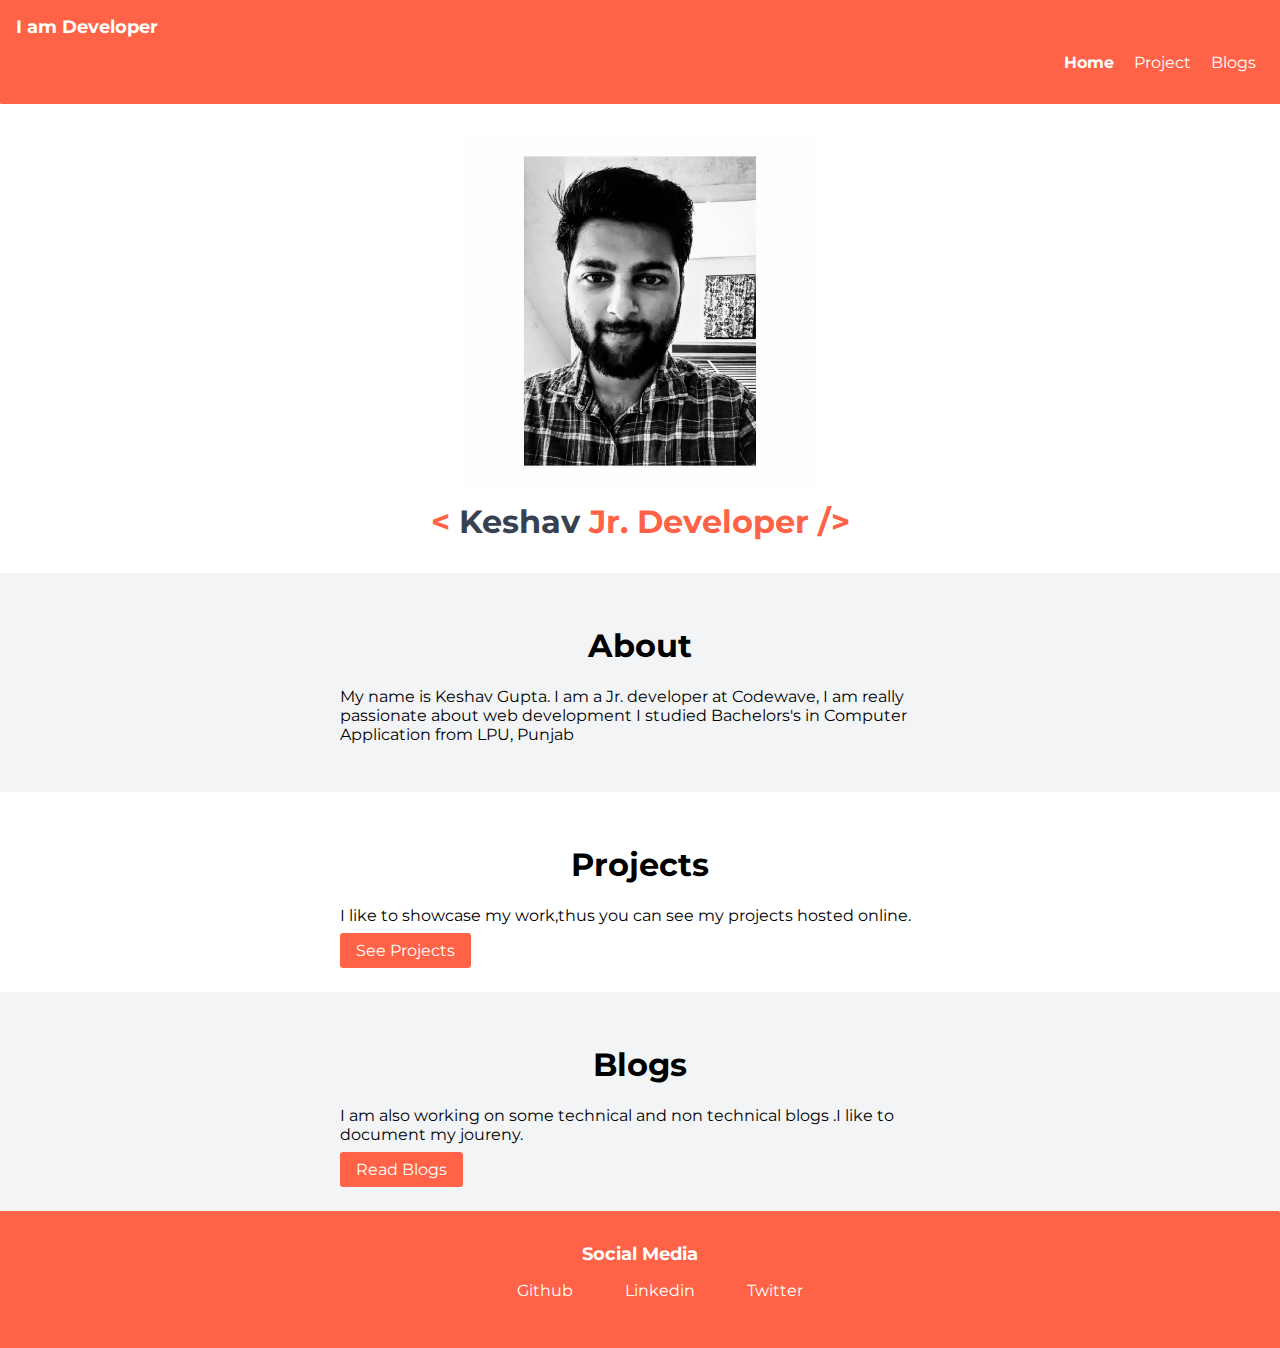
<file: index.html>
<!DOCTYPE html>
<html lang="en">

<head>
    <meta charset="UTF-8">
    <meta http-equiv="X-UA-Compatible" content="IE=edge">
    <meta name="viewport" content="width=device-width, initial-scale=1.0">
    <title>Home | Keshav's Portfolio</title>
    <link rel="stylesheet" href="style.css">
</head>

<body>
    <nav class="navigation container">

        <div class="nav-brand"><a class="navlink" href="index.html">I am Developer</a></div>

        <ul class="list-non-bullet nav-pills">

            <li class="list-item-inline"><a class="navlink link-active" href="/">Home</a></li>
            <li class="list-item-inline"><a class="navlink " href="/projects.html">Project</a></li>
            <li class="list-item-inline"><a class="navlink " href="/blogs.html">Blogs</a></li>

        </ul>
    </nav>
    <header class="hero">
        <img class="hero-image" src="./Keshav.jpg" alt="Profile pic">
        <p class="hero-heading"> <span class="heading-inverted"><</span> Keshav <span class="heading-inverted">Jr. Developer</span> <span class="heading-inverted"> /></span></p>
    </header>
    <section class="section ow">
        <div class="container container-center">
            <h1>About</h1>
            <p>My name is Keshav Gupta. I am a Jr. developer at Codewave, I am really passionate about web development
                I studied Bachelors's in Computer Application from LPU, Punjab</p>

        </div>
    </section>
    <section class="section">
        <div class="container container-center">
            <h1>Projects</h1>
            <p>I like to showcase my work,thus you can see my projects hosted online.</p>
            <a href="/projects.html" class="link primary-link mainPageButton" >See Projects</a>
        </div>
    </section>
    <section class="section ow">
        <div class="container container-center">
            <h1>Blogs</h1>
            <p>I am also working on some technical and non technical blogs .I like to document my joureny.</p>
            <a href="/blogs.html" class="link primary-link mainPageButton" >Read Blogs</a>
        </div>
        </div>
    </section>
    <footer class="footer">
      <div class="footer-header">Social Media</div>
      <ul class="social-links">
        <li class="list-item-inline">
          <a class="link" href="https://github.com/keshavgupta848101">Github</a>
        </li>
        <li class="list-item-inline">
          <a class="link" href="https://linkedin.com/in/keshav27">Linkedin</a>
        </li>     
        <li class="list-item-inline">
          <a class="link" href="https://twitter.com/Keshavdev27">Twitter</a>
        </li>
      </ul>
    </footer>

</body>

</html>
</file>
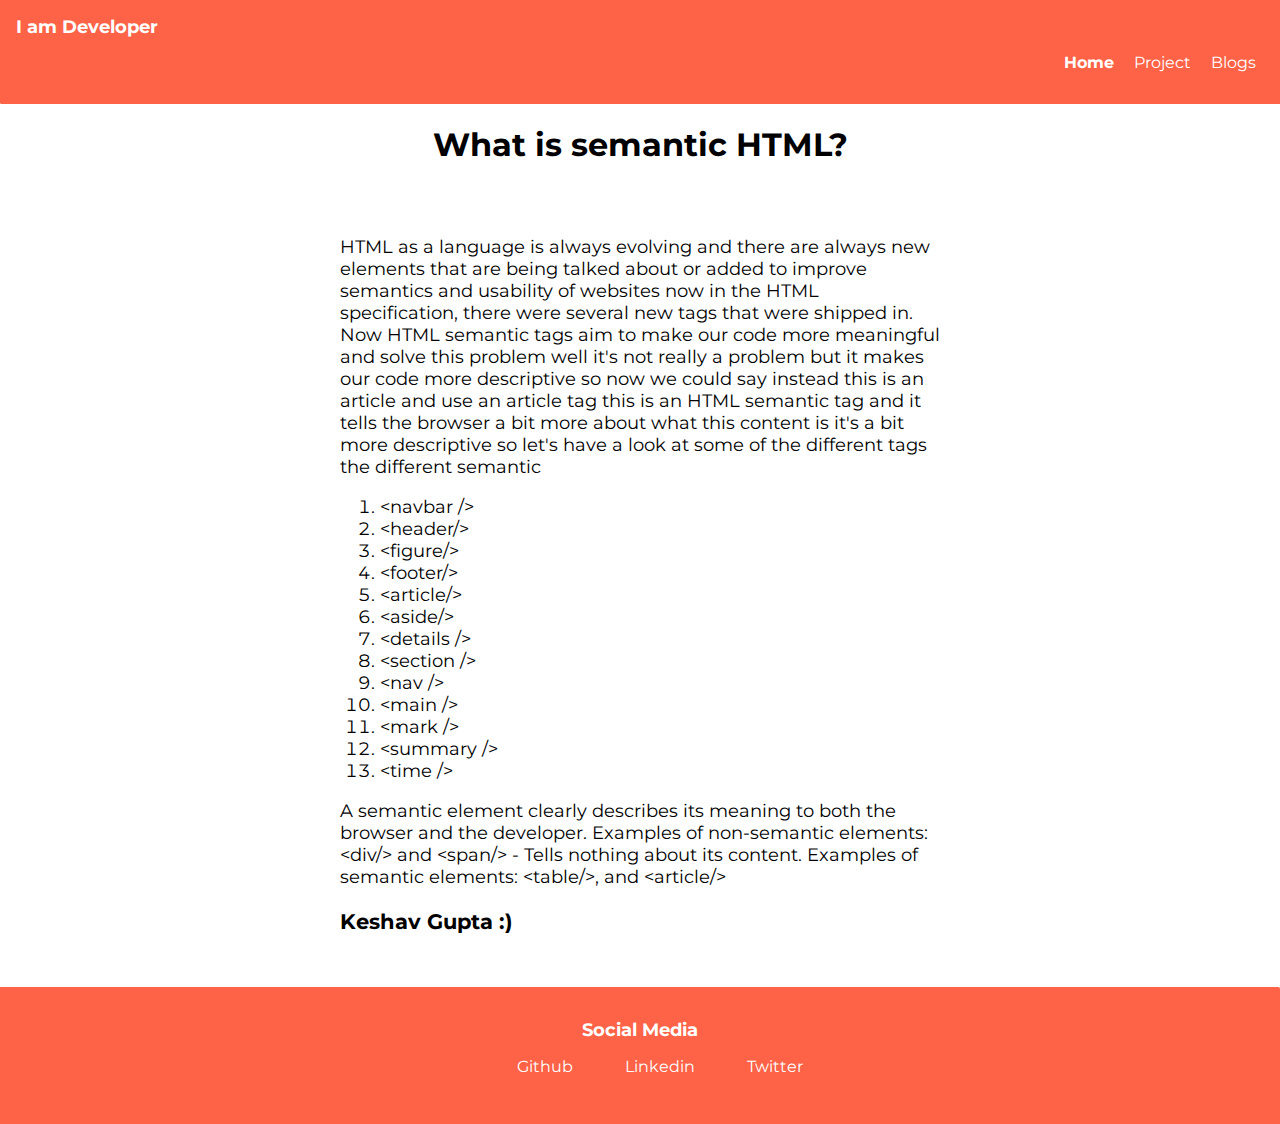
<file: blog2.html>
<!DOCTYPE html>
<html lang="en">
  <head>
    <meta charset="UTF-8" />
    <meta http-equiv="X-UA-Compatible" content="IE=edge" />
    <meta name="viewport" content="width=device-width, initial-scale=1.0" />
    <title>Document</title>
    <link rel="stylesheet" href="style.css" />
  </head>
  <body>
    <nav class="navigation container">
      <div class="nav-brand">
        <a class="navlink" href="index.html">I am Developer</a>
      </div>

      <ul class="list-non-bullet nav-pills">
        <li class="list-item-inline">
          <a class="navlink link-active" href="/">Home</a>
        </li>
        <li class="list-item-inline">
          <a class="navlink" href="/projects.html">Project</a>
        </li>
        <li class="list-item-inline">
          <a class="navlink" href="/blogs.html">Blogs</a>
        </li>
      </ul>
    </nav>

    <h1 style="text-align: center">What is semantic HTML?</h1>
    <article class="blog-center">
      <p>
        HTML as a language is always evolving and there are always new elements
        that are being talked about or added to improve semantics and usability
        of websites now in the HTML specification, there were several new tags
        that were shipped in. Now HTML semantic tags aim to make our code more
        meaningful and solve this problem well it's not really a problem but it
        makes our code more descriptive so now we could say instead this is an
        article and use an article tag this is an HTML semantic tag and it tells
        the browser a bit more about what this content is it's a bit more
        descriptive so let's have a look at some of the different tags the
        different semantic
      </p>
      <ol>
        <li>&lt;navbar /&gt;</li>
        <li>&lt;header/&gt;</li>
        <li>&lt;figure/&gt;</li>
        <li>&lt;footer/&gt;</li>
        <li>&lt;article/&gt;</li>
        <li>&lt;aside/&gt;</li>
        <li>&lt;details /&gt;</li>
        <li>&lt;section /&gt;</li>
        <li>&lt;nav /&gt;</li>
        <li>&lt;main /&gt;</li>
        <li>&lt;mark /&gt;</li>
        <li>&lt;summary /&gt;</li>
        <li>&lt;time /&gt;</li>
      </ol>
      <p>
        A semantic element clearly describes its meaning to both the browser and
        the developer. Examples of non-semantic elements: &lt;div/&gt; and
        &lt;span/&gt; - Tells nothing about its content. Examples of semantic
        elements: &lt;table/&gt;, and &lt;article/&gt;
      </p>
      <h3>Keshav Gupta :)</h3>
    </article>

    <footer class="footer">
      <div class="footer-header">Social Media</div>
      <ul class="social-links">
        <li class="list-item-inline">
          <a class="link" href="https://github.com/keshavgupta848101">Github</a>
        </li>
        <li class="list-item-inline">
          <a class="link" href="https://linkedin.com/in/keshav27">Linkedin</a>
        </li>
        <li class="list-item-inline">
          <a class="link" href="https://twitter.com/Keshavdev27">Twitter</a>
        </li>
      </ul>
    </footer>
  </body>
</html>
</file>
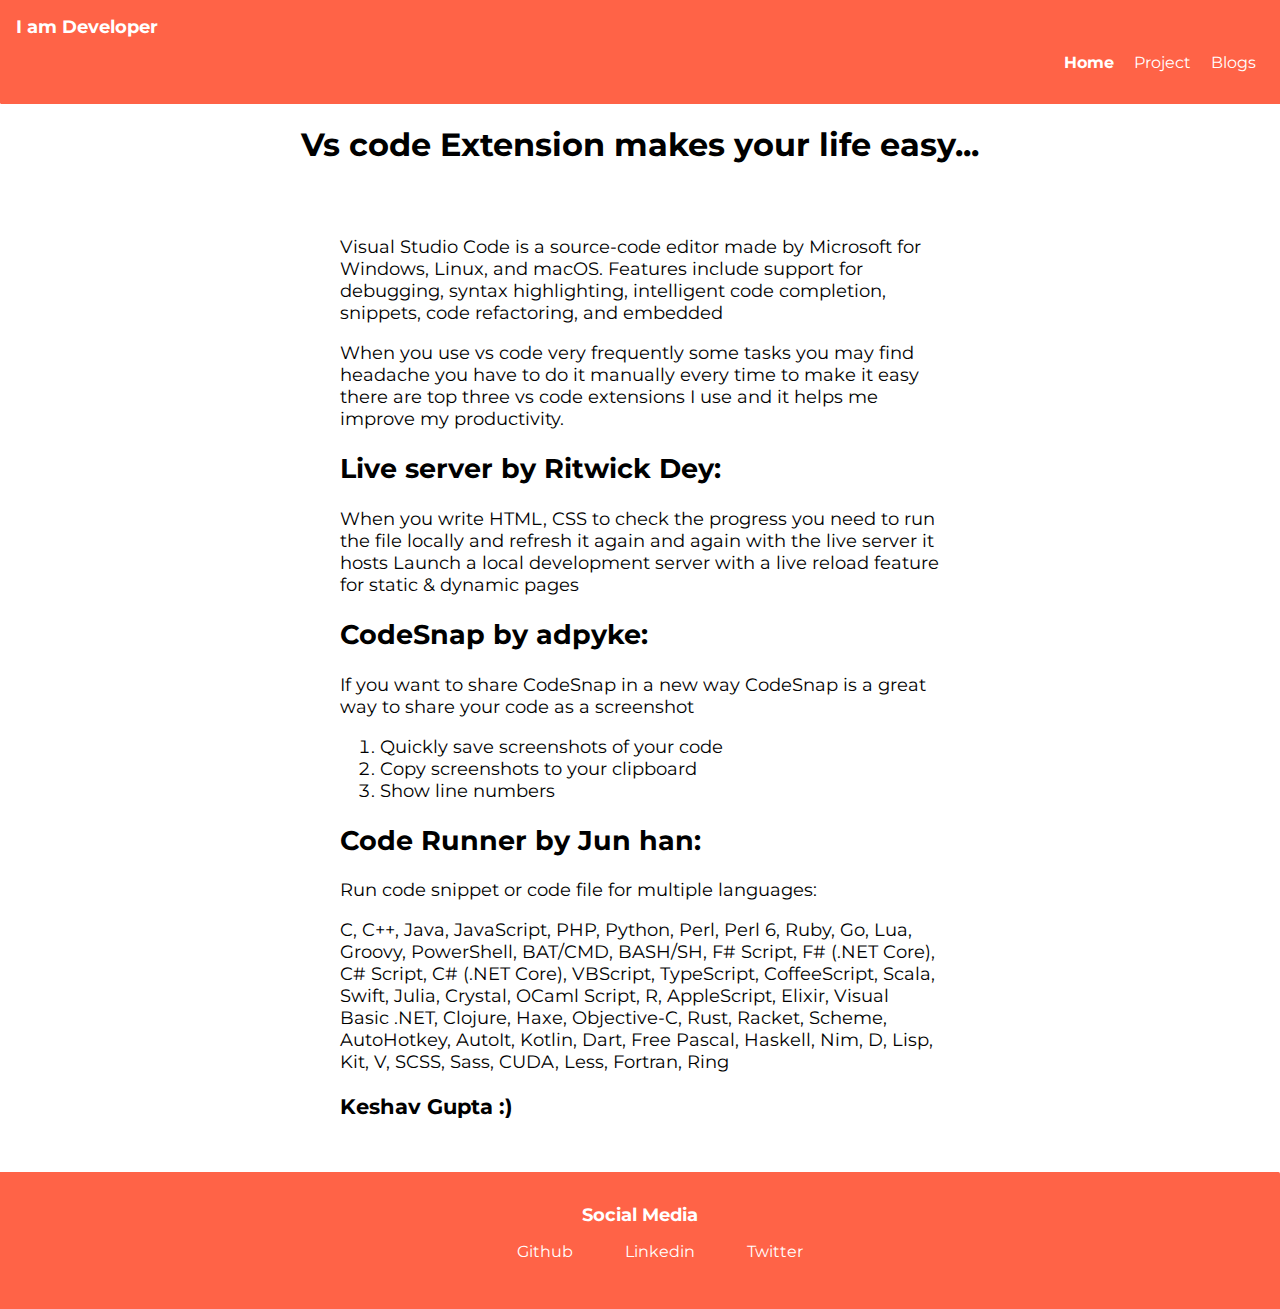
<file: blog3.html>
<!DOCTYPE html>
<html lang="en">
  <head>
    <meta charset="UTF-8" />
    <meta http-equiv="X-UA-Compatible" content="IE=edge" />
    <meta name="viewport" content="width=device-width, initial-scale=1.0" />
    <title>Document</title>
    <link rel="stylesheet" href="style.css" />
  </head>

  <body>
    <nav class="navigation container">
      <div class="nav-brand">
        <a class="navlink" href="index.html">I am Developer</a>
      </div>

      <ul class="list-non-bullet nav-pills">
        <li class="list-item-inline">
          <a class="navlink link-active" href="/">Home</a>
        </li>
        <li class="list-item-inline">
          <a class="navlink" href="/projects.html">Project</a>
        </li>
        <li class="list-item-inline">
          <a class="navlink" href="/blogs.html">Blogs</a>
        </li>
      </ul>
    </nav>

    <h1 style="text-align: center">
      Vs code Extension makes your life easy...
    </h1>

    <article class="blog-center">
      <p>
        Visual Studio Code is a source-code editor made by Microsoft for
        Windows, Linux, and macOS. Features include support for debugging,
        syntax highlighting, intelligent code completion, snippets, code
        refactoring, and embedded
      </p>
      <p>
        When you use vs code very frequently some tasks you may find headache
        you have to do it manually every time to make it easy there are top
        three vs code extensions I use and it helps me improve my productivity.
      </p>
      <h2>Live server by Ritwick Dey:</h2>
      <p>
        When you write HTML, CSS to check the progress you need to run the file
        locally and refresh it again and again with the live server it hosts
        Launch a local development server with a live reload feature for static
        & dynamic pages
      </p>
      <h2>CodeSnap by adpyke:</h2>
      <p>
        If you want to share CodeSnap in a new way CodeSnap is a great way to
        share your code as a screenshot
      </p>
      <ol>
        <li>Quickly save screenshots of your code</li>
        <li>Copy screenshots to your clipboard</li>
        <li>Show line numbers</li>
      </ol>

      <h2>Code Runner by Jun han:</h2>
      <p>Run code snippet or code file for multiple languages:</p>
      <p>
        C, C++, Java, JavaScript, PHP, Python, Perl, Perl 6, Ruby, Go, Lua,
        Groovy, PowerShell, BAT/CMD, BASH/SH, F# Script, F# (.NET Core), C#
        Script, C# (.NET Core), VBScript, TypeScript, CoffeeScript, Scala,
        Swift, Julia, Crystal, OCaml Script, R, AppleScript, Elixir, Visual
        Basic .NET, Clojure, Haxe, Objective-C, Rust, Racket, Scheme,
        AutoHotkey, AutoIt, Kotlin, Dart, Free Pascal, Haskell, Nim, D, Lisp,
        Kit, V, SCSS, Sass, CUDA, Less, Fortran, Ring
      </p>
      <h3>Keshav Gupta :)</h3>
    </article>

    <footer class="footer">
      <div class="footer-header">Social Media</div>
      <ul class="social-links">
        <li class="list-item-inline">
          <a class="link" href="https://github.com/keshavgupta848101">Github</a>
        </li>
        <li class="list-item-inline">
          <a class="link" href="https://linkedin.com/in/keshav27">Linkedin</a>
        </li>
        <li class="list-item-inline">
          <a class="link" href="https://twitter.com/Keshavdev27">Twitter</a>
        </li>
      </ul>
    </footer>
  </body>
</html>
</file>
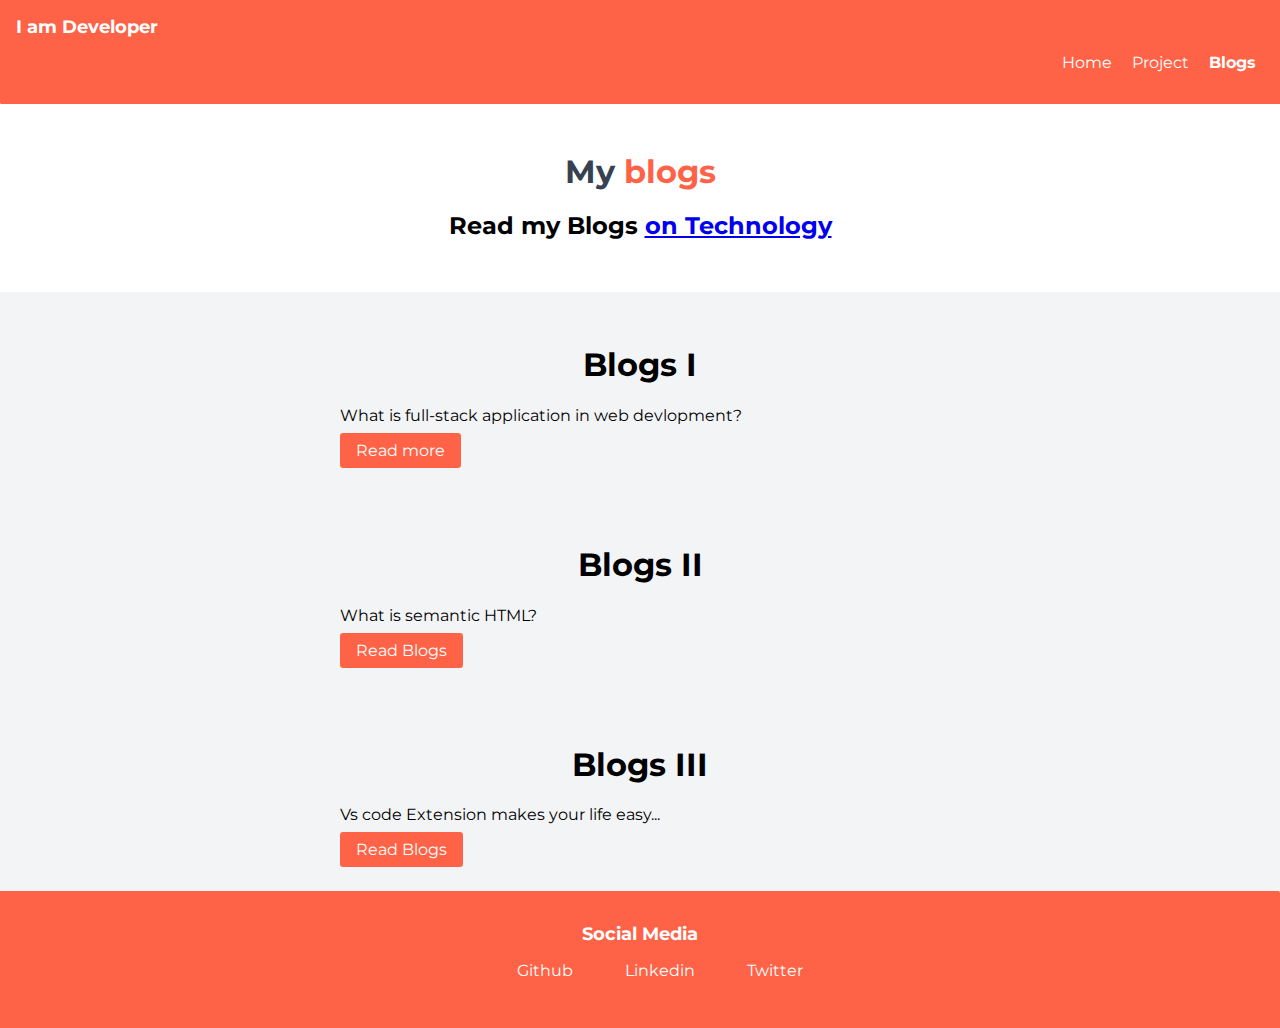
<file: blogs.html>
<!DOCTYPE html>
<html lang="en">
<head>
    <meta charset="UTF-8">
    <meta http-equiv="X-UA-Compatible" content="IE=edge">
    <meta name="viewport" content="width=device-width, initial-scale=1.0">
  <link rel="stylesheet" href="style.css">
    <title>Blogs</title>
</head>
<body>
    <nav class="navigation container">

        <div class="nav-brand"><a class="navlink" href="index.html">I am Developer</a></div>
        

        <ul class="list-non-bullet nav-pills">

            <li class="list-item-inline"><a class="navlink" href="/">Home</a></li>
            <li class="list-item-inline"><a class="navlink " href="/projects.html">Project</a></li>
            <li class="list-item-inline"><a class="navlink link-active" href="/blogs.html">Blogs</a></li>

        </ul>
    </nav>
    <header class="hero">
        <center>
        <p class="hero-heading" >My <span class="heading-inverted">blogs</span></p>
        <h2>Read my Blogs  <a href="/blogs.html">on Technology</a></h2></center>
    </header>
       
    <section class="section ow">
        <div class="container container-center">
            <article>
            <h1>Blogs I </h1>
            <p>What is full-stack application in web devlopment?</p>
            <a href="blog1.html" class="link primary-link">Read more</a>
        </div>
        </div>
    </section>
    <section class="section ow">
        <div class="container container-center">
            <article>
            <h1>Blogs II </h1>
            <p>What is semantic HTML?</p>
            <a href="blog2.html" class="link primary-link">Read Blogs</a>
        </div>
        </div>
    </article>
    </section>

     <section class="section ow">
        <div class="container container-center">
            <article>
            <h1>Blogs III</h1>
                <p>Vs code Extension makes your life easy...</p>
            <a href="blog3.html" class="link primary-link">Read Blogs</a>
        </div>
        </div>
    </article>
    </section>
  <footer class="footer">
      <div class="footer-header">Social Media</div>
      <ul class="social-links">
        <li class="list-item-inline">
          <a class="link" href="https://github.com/keshavgupta848101">Github</a>
        </li>
        <li class="list-item-inline">
          <a class="link" href="https://linkedin.com/in/keshav27">Linkedin</a>
        </li>     
        <li class="list-item-inline">
          <a class="link" href="https://twitter.com/Keshavdev27">Twitter</a>
        </li>
      </ul>
    </footer>
</body>
</html>
</file>
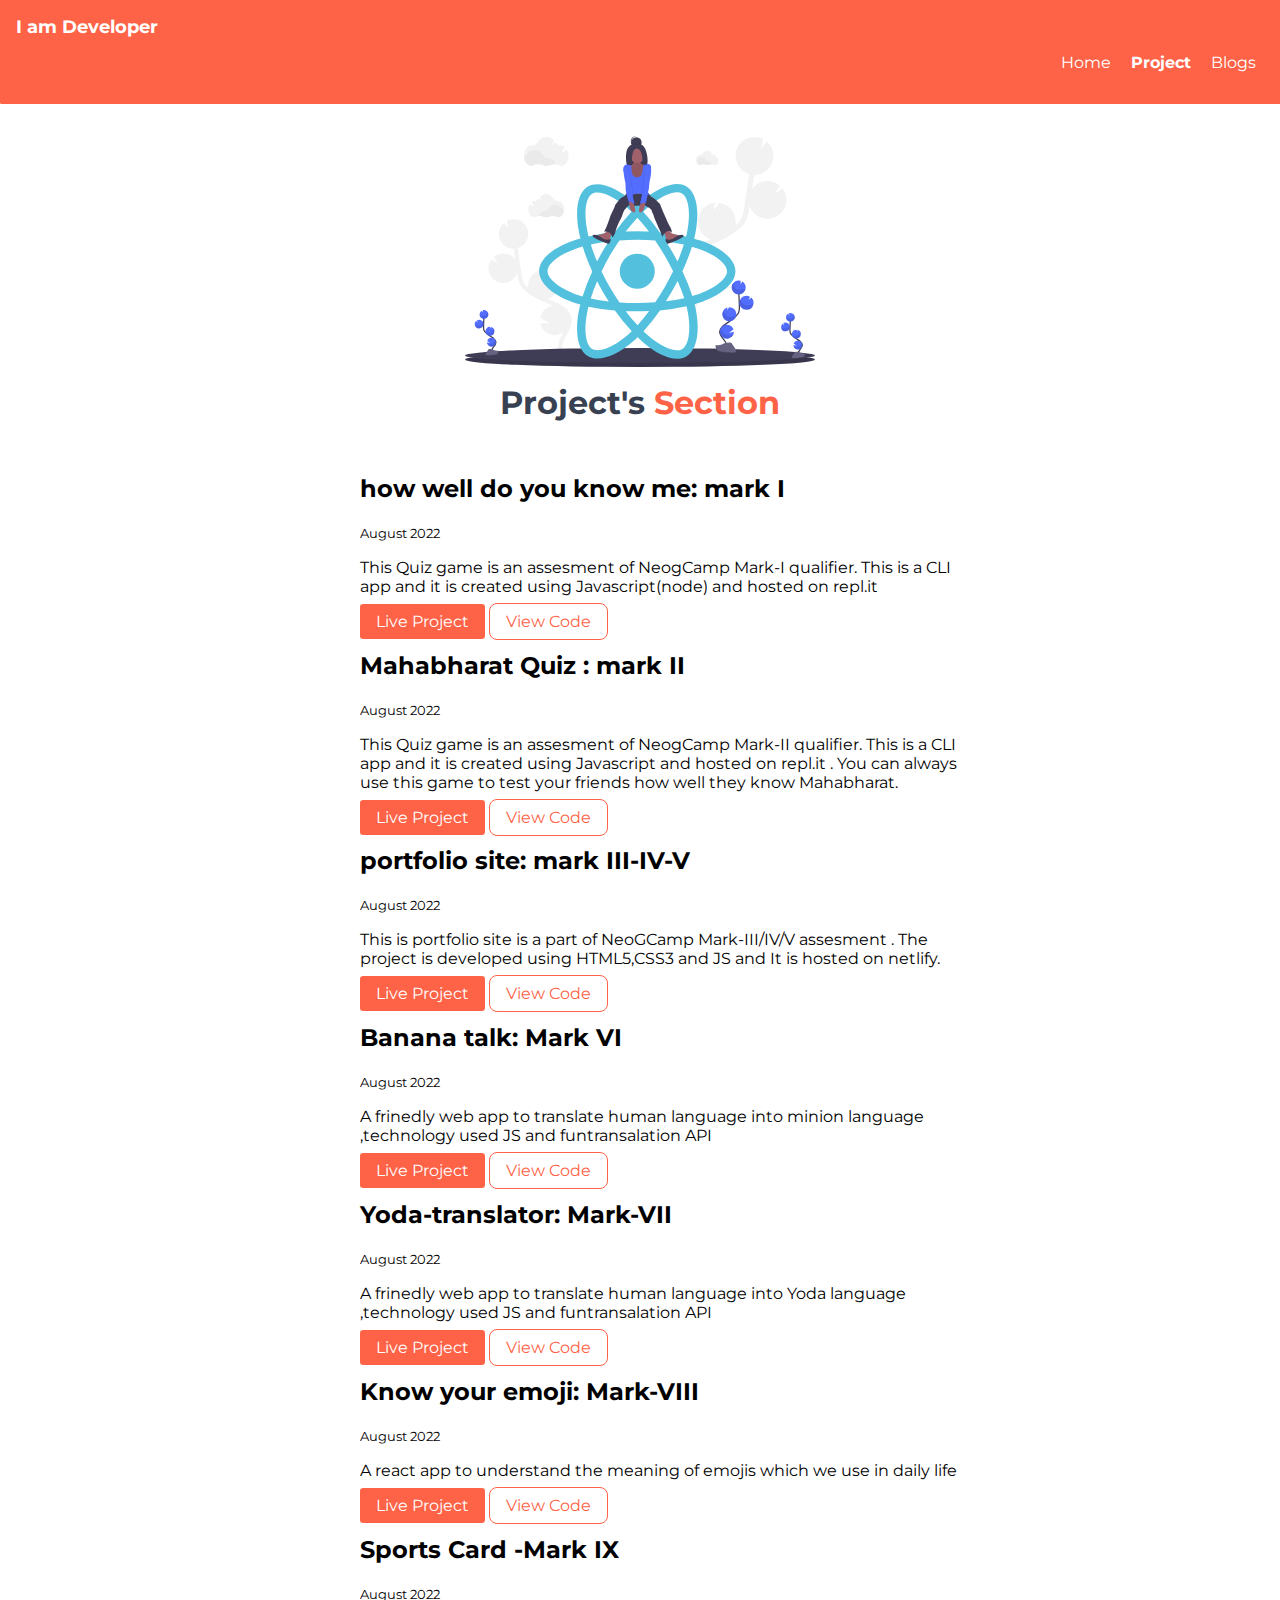
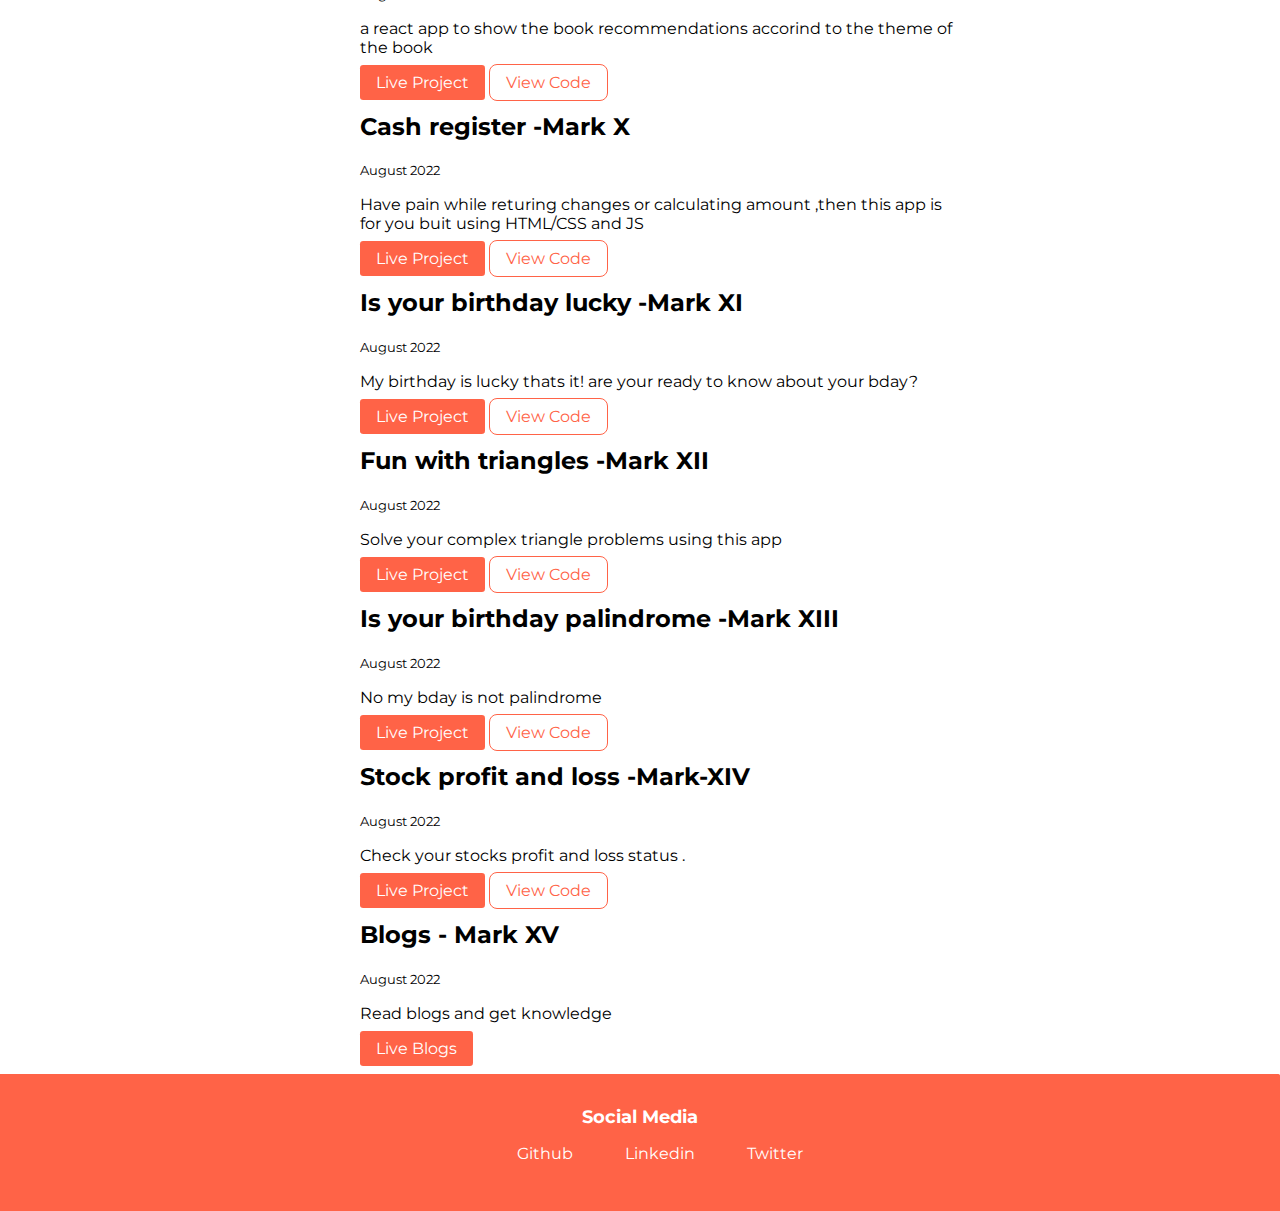
<file: projects.html>
<!DOCTYPE html>
<html lang="en">

<head>
    <meta charset="UTF-8">
    <meta http-equiv="X-UA-Compatible" content="IE=edge">
    <meta name="viewport" content="width=device-width, initial-scale=1.0">
    <title>Project</title>
    <link rel="stylesheet" href="style.css">
</head>

<body>

    <nav class="navigation container">

        <div class="nav-brand"><a class="navlink" href="index.html">I am Developer</a></div>

        <ul class="list-non-bullet nav-pills">

            <li class="list-item-inline"><a class="navlink " href="/">Home</a></li>
            <li class="list-item-inline"><a class="navlink link-active" href="/projects.html">Project</a></li>
            <li class="list-item-inline"><a class="navlink " href="/blogs.html">Blogs</a></li>

        </ul>
    </nav>
    <header class="hero">
        <img class="hero-image" src="image.svg" alt="blank">
        <p class="hero-heading">Project's <span class="heading-inverted">Section</span></p>
    </header>
    <ul class="list-non-bullet">
        <li>
            <div class="container container-center">
                <h2>how well do you know me: mark I</h2>
                <small>August 2022</small>
                <p>This Quiz game is an assesment of NeogCamp Mark-I qualifier. This is a CLI app and it is created
                    using Javascript(node) and hosted on repl.it </p>

                <a href="https://replit.com/@keshavgupta8481/cli-do-you-know-me-quiz?embed=true"
                    class="link primary-link" target="_blank" >Live Project</a>

                <a class="link secondary-link"  target="_blank" href="https://github.com/keshavgupta848101/markone-cli-do-you-know-me-quiz">View
                    Code</a>

            </div>
            <div class="container container-center">
                <h2>Mahabharat Quiz : mark II</h2>
                <small>August 2022</small>
                <p>This Quiz game is an assesment of NeogCamp Mark-II qualifier. This is a CLI app and it is created
                    using Javascript and hosted on repl.it . You can always use this game to test your friends how well
                    they know Mahabharat.</p>

                <a href="https://replit.com/@keshavgupta8481/Cli-Mahabharat-Quiz?embed=true"
                    class="link primary-link" target="_blank" >Live Project</a>

                <a class="link secondary-link" target="_blank"
                    href="https://github.com/keshavgupta848101/marktwo-cli-mahabharat-quiz">View Code</a>

            </div>

            <div class="container container-center">
                <h2>portfolio site: mark III-IV-V </h2>
                <small>August 2022</small>
                <p>This is portfolio site is a part of NeoGCamp Mark-III/IV/V assesment . The project is developed using
                    HTML5,CSS3 and JS and It is hosted on netlify.</p>

                <a href="https://keshavgupta848101.netlify.app/" class="link primary-link" target="_blank" >Live Project</a>

                <a class="link secondary-link" target="_blank"
                    href="https://github.com/keshavgupta848101/markfour-portfolio-website">View Code</a>

            </div>
            <div class="container container-center">
                <h2>Banana talk: Mark VI</h2>
                <small>August 2022</small>
                <p>A frinedly web app to translate human language into minion language ,technology used JS and funtransalation API</p>

                <a href="https://minion-talk-keshavgupta848101.netlify.app/" class="link primary-link" target="_blank" >Live Project</a>
            
                <a class="link secondary-link" href="https://github.com/keshavgupta848101/markSix-minions-speak-app" target="_blank">View Code</a>

            </div>
            <div class="container container-center">
                <h2>Yoda-translator: Mark-VII</h2>
                <small>August 2022</small>
                <p>A frinedly web app to translate human language into Yoda language ,technology used JS and funtransalation API</p>

                <a href="https://yoda-translation-keshavgupta848101.netlify.app/" class="link primary-link" target="_blank" >Live Project</a>

                <a class="link secondary-link" href="https://github.com/keshavgupta848101/markSeven-fun-translation-app" target="_blank">View Code</a>

            </div>
            <div class="container container-center">
                <h2>Know your emoji: Mark-VIII</h2>
                <small>August 2022</small>
                <p>A react app to understand the meaning  of emojis which we use in daily life </p>

                <a href="https://know-your-emojis-keshavgupta848101.netlify.app/" class="link primary-link" target="_blank" >Live Project</a>

                <a class="link secondary-link" href="https://github.com/keshavgupta848101/markeight-know-your-emoji" target="_blank">View Code</a>

            </div>
            <div class="container container-center">
                <h2>Sports Card -Mark IX</h2>
                <small>August 2022</small>
                <p>a react app to show the book recommendations accorind to the theme of the book</p>

                <a href="https://sports-card-keshavgupta848101.netlify.app/" class="link primary-link" target="_blank" >Live Project</a>

                <a class="link secondary-link" href="https://github.com/keshavgupta848101/marknine-sports-card" target="_blank">View Code</a>

            </div>
            <div class="container container-center">
                <h2>Cash register -Mark X</h2>
                <small>August 2022</small>
                <p>Have pain while returing changes or calculating amount ,then this app is for you buit using HTML/CSS and JS </p>

                <a href="https://cash-register-keshavgupta848101.netlify.app/" class="link primary-link" target="_blank" >Live Project</a>

                <a class="link secondary-link" href="https://github.com/keshavgupta848101/markten-cash-register" target="_blank">View Code</a>

            </div>
            <div class="container container-center">
                <h2>Is your birthday lucky -Mark XI</h2>
                <small>August 2022</small>
                <p>My birthday is lucky thats it!  are your ready to know about your bday?</p>

                <a href="https://mark-eleven-lucky-birthday-keshavgupt.netlify.app/" class="link primary-link" target="_blank" >Live Project</a>

                <a class="link secondary-link" href="https://github.com/keshavgupta848101/mark-eleven-lucky-birthday" target="_blank">View Code</a>

            </div>
            <div class="container container-center">
                <h2>Fun with triangles -Mark XII</h2>
                <small>August 2022</small>
                <p>Solve your complex triangle problems using this app </p>

                <a href="https://marktwelve-triangle-keshavgupta848101.netlify.app/" class="link primary-link" target="_blank" >Live Project</a>

                <a class="link secondary-link" href="https://github.com/keshavgupta848101/marktwelve-triangle" target="_blank">View Code</a>

            </div>
            <div class="container container-center">
                <h2>Is your birthday palindrome -Mark XIII</h2>
                <small>August 2022</small>
                <p>No my bday is not palindrome </p>

                <a href="https://markthirteen-palindrome-birthday-kesh.netlify.app/" class="link primary-link" target="_blank" >Live Project</a>

                <a class="link secondary-link" href="https://github.com/keshavgupta848101/markthirteen-palindrome-birthday" target="_blank">View Code</a>

            </div>
            <div class="container container-center">
                <h2>Stock profit and loss -Mark-XIV</h2>
                <small>August 2022</small>
                <p>Check your stocks profit and loss status .</p>

                <a href="https://markfourteen-profit-loss-calculator.netlify.app/" class="link primary-link" target="_blank" >Live Project</a>

                <a class="link secondary-link" href="https://github.com/keshavgupta848101/markfourteen-profit-loss-calculator">View Code</a>

            </div>

            <div class="container container-center">
                <h2>Blogs - Mark XV</h2>
                <small>August 2022</small>
                <p>Read blogs and get knowledge</p>

                <a href="blogs.html" class="link primary-link" target="_blank" >Live Blogs</a>

        </li>
    </ul>
   <footer class="footer">
      <div class="footer-header">Social Media</div>
      <ul class="social-links">
        <li class="list-item-inline">
          <a class="link" href="https://github.com/keshavgupta848101">Github</a>
        </li>
        <li class="list-item-inline">
          <a class="link" href="https://linkedin.com/in/keshav27">Linkedin</a>
        </li>     
        <li class="list-item-inline">
          <a class="link" href="https://twitter.com/Keshavdev27">Twitter</a>
        </li>
      </ul>
    </footer>

</body>

</html>
</file>
<file: style.css>
@import url("https://fonts.googleapis.com/css2?family=Montserrat:wght@400;700&display=swap");

:root {
  --primary-color: tomato;
  --dark-gray: #374151;
  --off-white: #f3f4f6;
}

body {
  font-family: "Montserrat", sans-serif;
  margin: 0rem;
}

.description {
  font-size: medium;
  text-align: center;
  font-weight: bold;
}

.blog-center {
  max-width: 600px;
  margin: auto;
  display: block;
  font-size: large;
  padding: 2rem;
  letter-spacing: 0ch;
}

/* hr */
hr,
br {
  margin: 3rem 0rem;
}

/* container */
.container {
  padding-left: 1rem;
  padding-right: 1rem;
}

.container-center {
  max-width: 600px;
  margin: auto;
}

/* links */

.link {
  text-decoration: none;
  padding: 0.5rem 1rem;
  color: white;
}

.primary-link {
  background-color: var(--primary-color);
  border-radius: 0.2rem;
}

.secondary-link {
  color: var(--primary-color);
  border-radius: 0.5rem;
  border: 1px solid var(--primary-color);
}

/* lists */

.list-non-bullet {
  list-style: none;
}

.list-item-inline {
  display: inline;
  padding: 0rem 0.5rem;
}

/* navigation */
.navigation {
  background-color: var(--primary-color);
  color: white;
  padding: 1rem;
  /* updated border radius to get flat round corner at header */
  border-bottom-left-radius: 0.1rem;
}

.nav-brand {
  font-weight: bold;
  font-size: 1.1rem;
}
.nav-pills {
  text-align: right;
}

.navlink {
  text-decoration: none;
  color: #ffffff;
}
.link-active {
  font-weight: bold;
  text-decoration: none;
}

/* header */

.hero {
  padding: 2rem;
}
.hero .hero-image {
  max-width: 350px;
  display: block;
  margin: auto;
}

.hero .hero-heading {
  text-align: center;
  padding-top: 1rem;
  color: var(--dark-gray);
  font-size: 2rem;
  font-weight: bold;
  margin: auto;
}
.hero .hero-heading .heading-inverted {
  color: var(--primary-color);
}

/* sections */
.section {
  padding: 2rem;
}
.section h1 {
  text-align: center;
}

.ow {
  background-color: var(--off-white);
}

/* footer */

.footer {
  background-color: var(--primary-color);
  padding: 2rem 1rem;
  text-align: center;
  color: white;
  /* updated border radius to get flat round corner at footer */
  border-top-right-radius: 0.1rem;
}

.footer .footer-header {
  font-weight: bold;
  font-size: large;
}
.footer .link {
  color: white;
}
</file>
